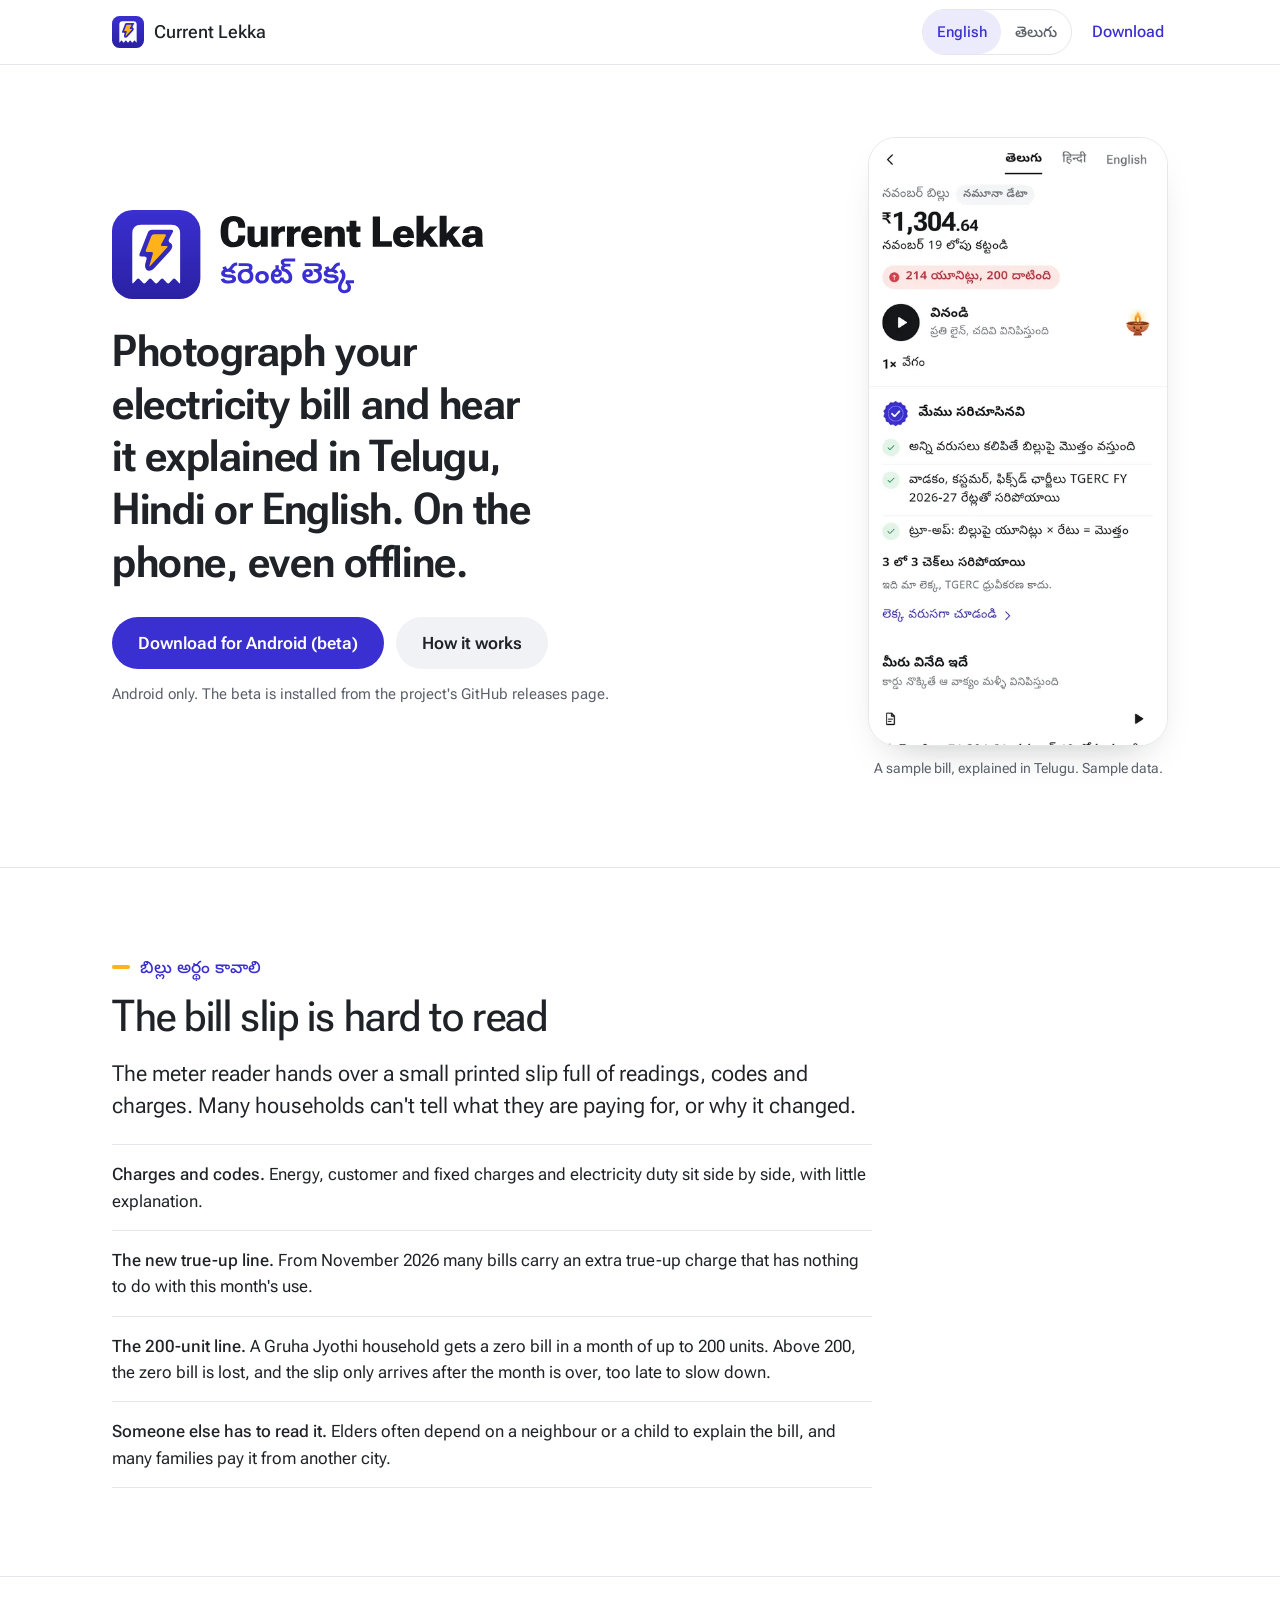
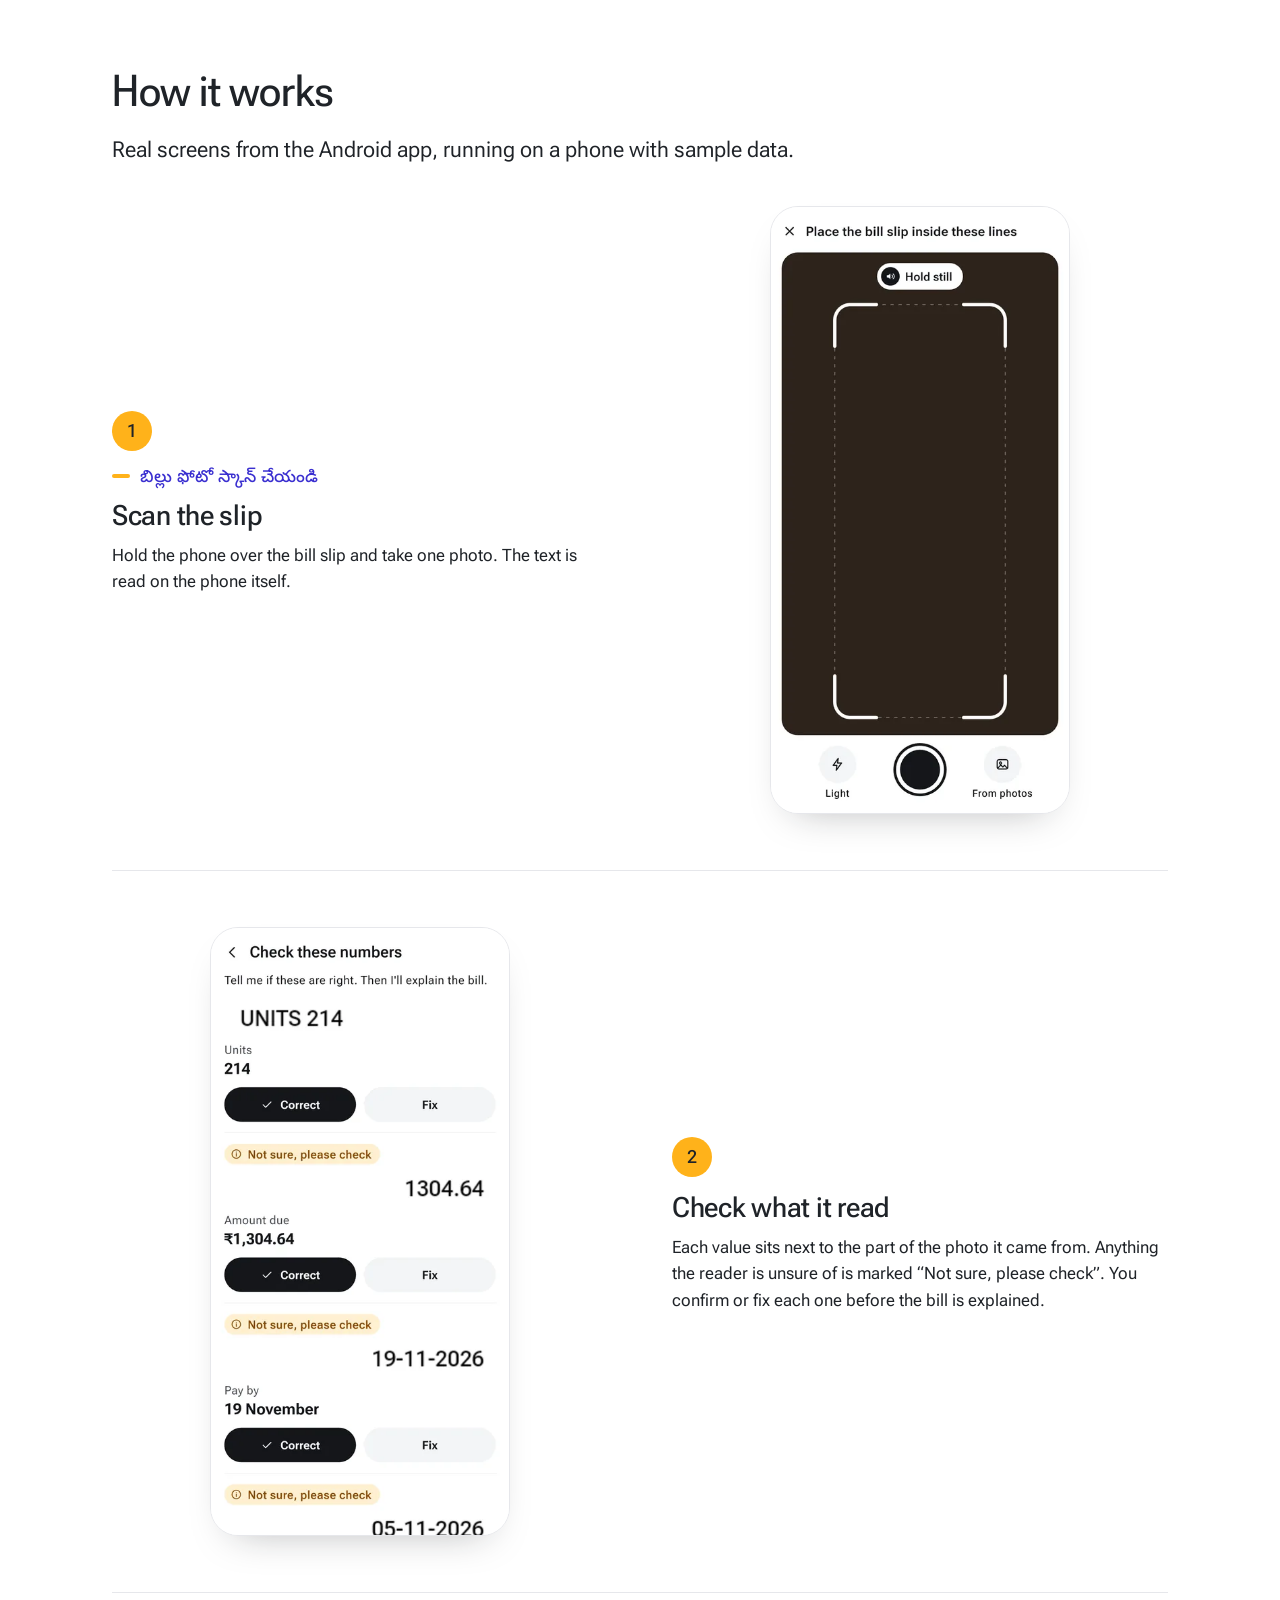
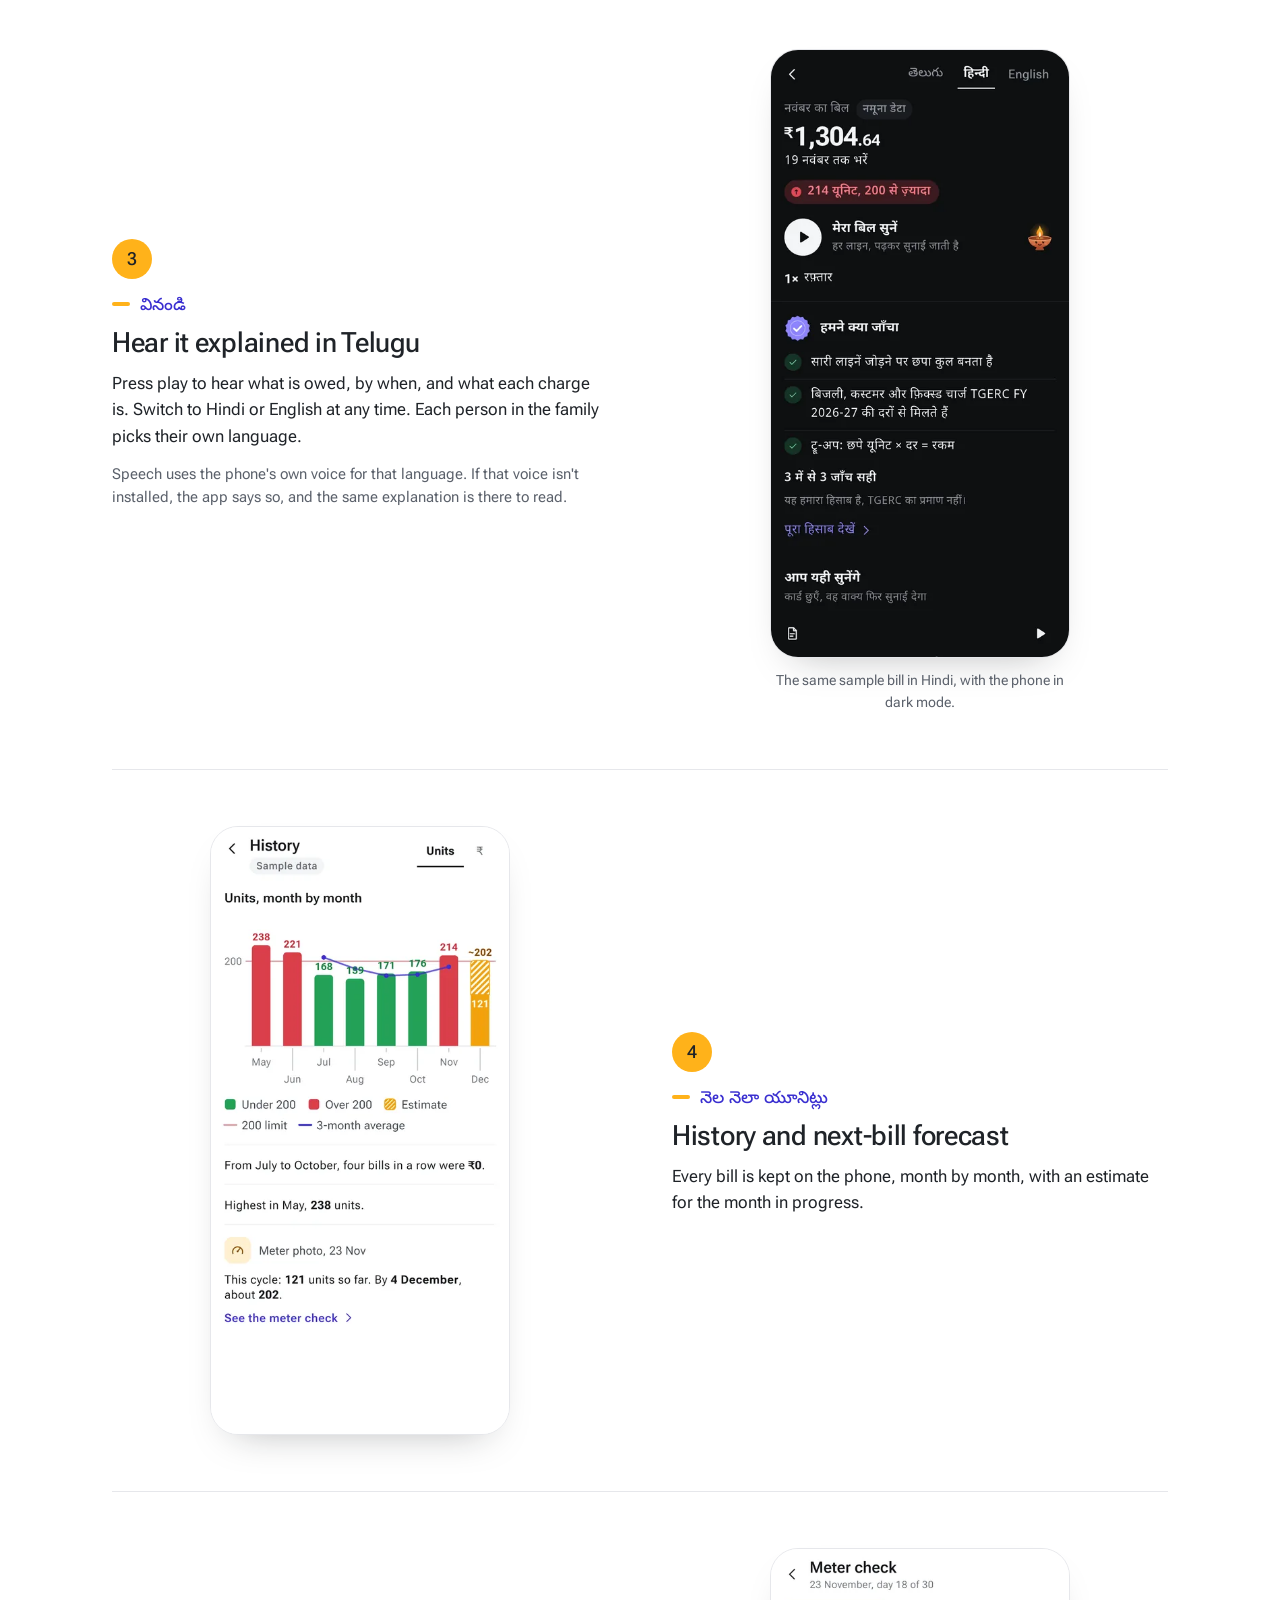
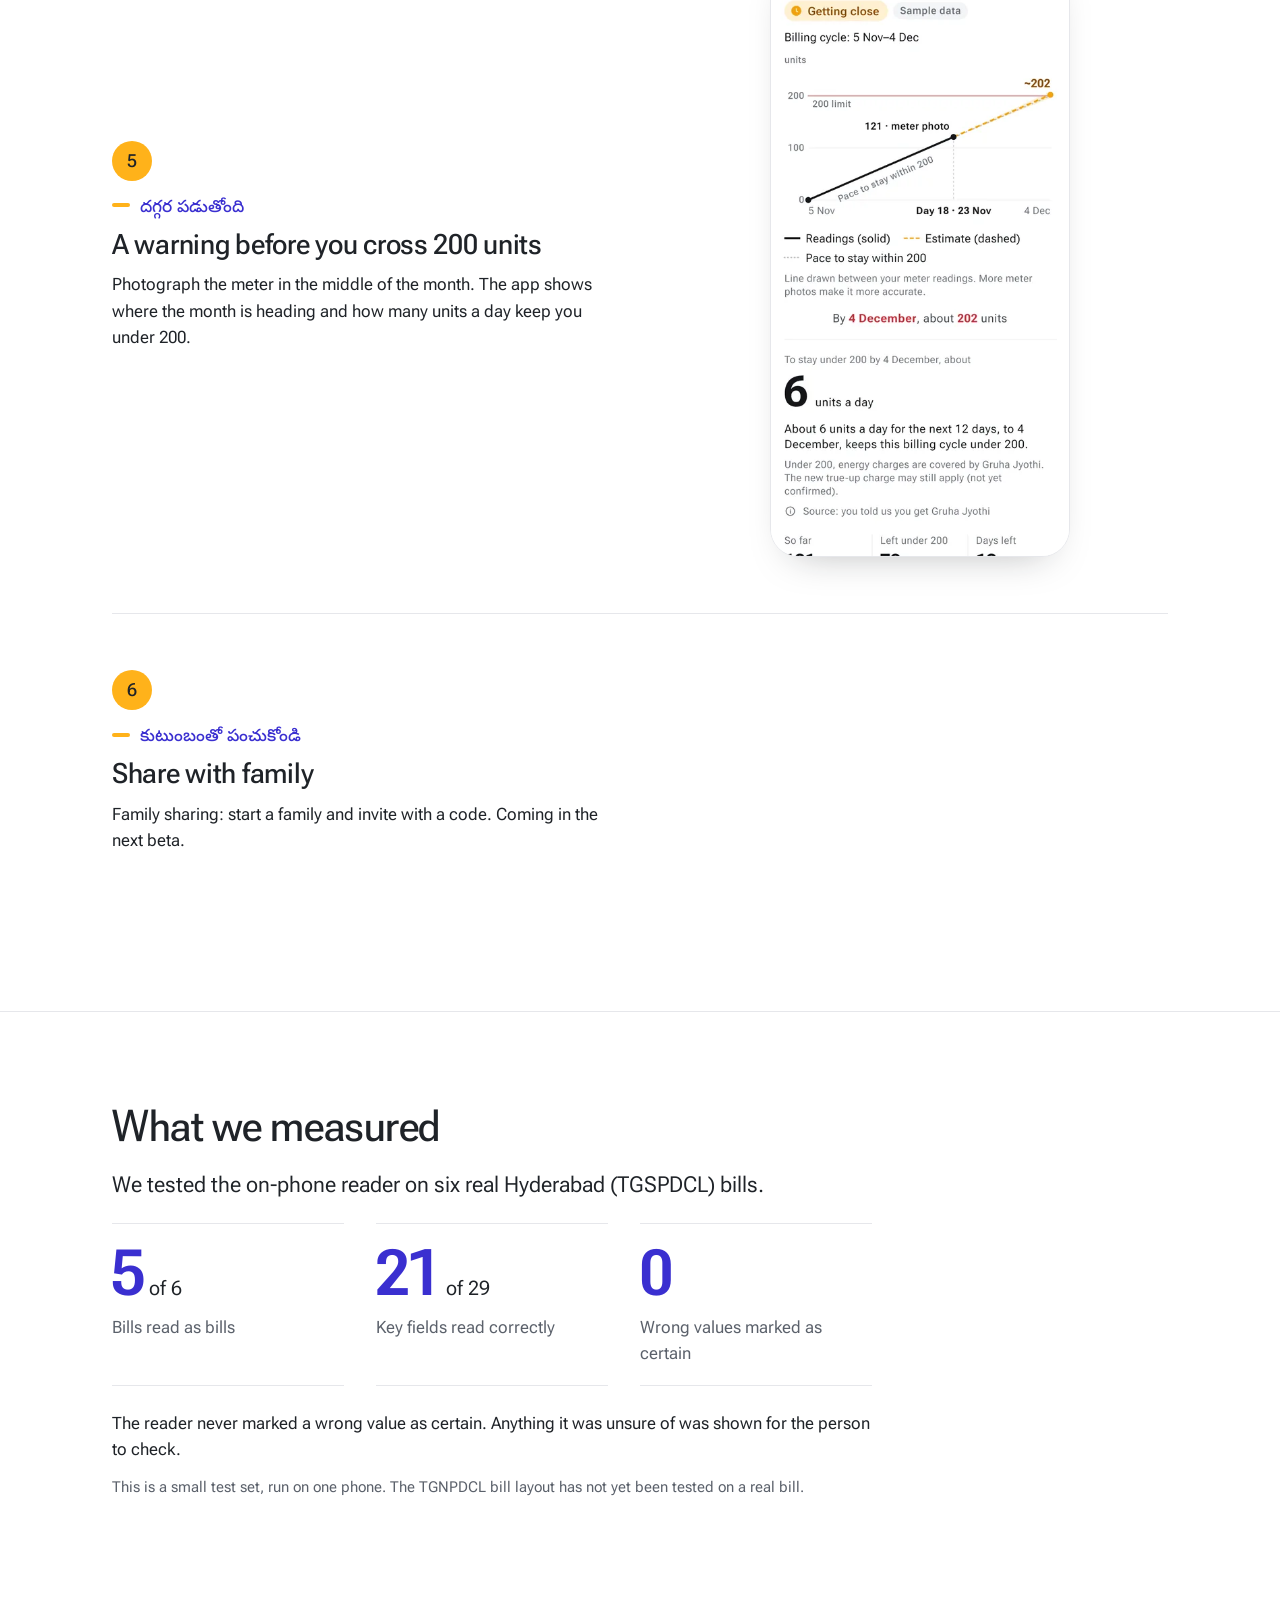
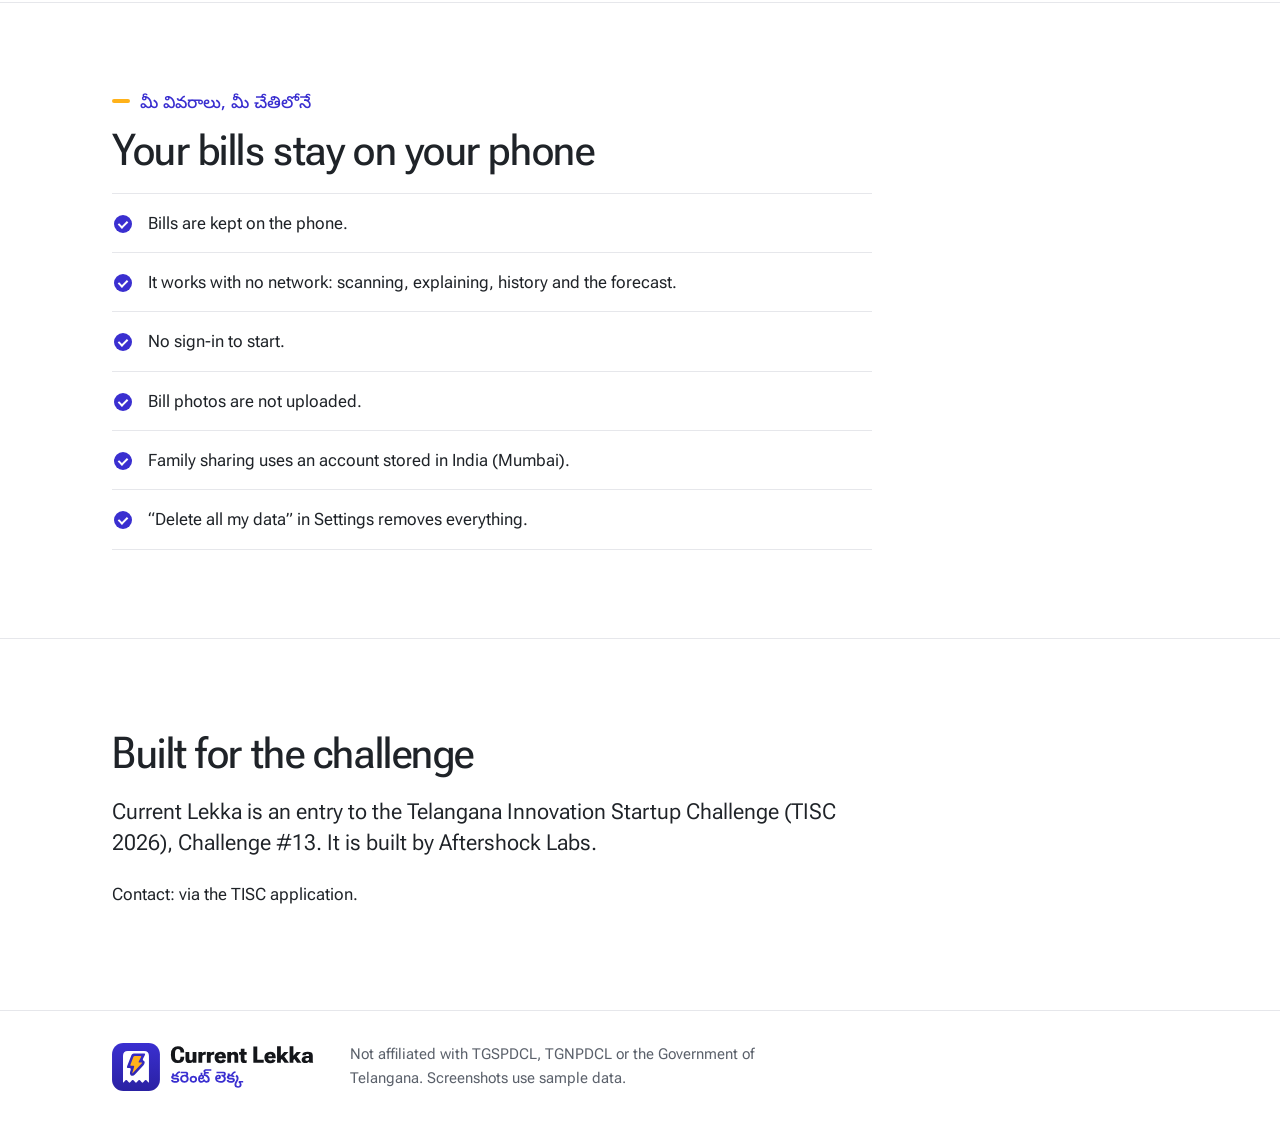
<file: index.html>
<!doctype html>
<html lang="en">
<head>
  <meta charset="utf-8">
  <meta name="viewport" content="width=device-width, initial-scale=1">
  <title>Current Lekka: your electricity bill, explained aloud</title>
  <meta name="description" content="Photograph your Telangana electricity bill and hear it explained in Telugu, Hindi or English, on the phone, even offline. Android beta.">
  <meta name="theme-color" content="#3A2FD0">

  <link rel="icon" href="assets/favicon.svg" type="image/svg+xml">
  <link rel="icon" href="assets/favicon-32.png" sizes="32x32" type="image/png">
  <link rel="apple-touch-icon" href="assets/apple-touch-icon.png">

  <link rel="alternate" hreflang="en" href="https://current-lekka.pages.dev/">
  <link rel="alternate" hreflang="te" href="https://current-lekka.pages.dev/te/">
  <link rel="alternate" hreflang="x-default" href="https://current-lekka.pages.dev/">

  <!-- Open Graph: crawlers need absolute URLs here; everything else on the page is relative. -->
  <meta property="og:type" content="website">
  <meta property="og:site_name" content="Current Lekka">
  <meta property="og:locale" content="en_IN">
  <meta property="og:locale:alternate" content="te_IN">
  <meta property="og:title" content="Current Lekka (కరెంట్ లెక్క)">
  <meta property="og:description" content="Photograph your electricity bill and hear it explained in Telugu, Hindi or English, on the phone, even offline.">
  <meta property="og:url" content="https://current-lekka.pages.dev/">
  <meta property="og:image" content="https://current-lekka.pages.dev/assets/og-image.png">
  <meta property="og:image:width" content="1200">
  <meta property="og:image:height" content="630">
  <meta property="og:image:alt" content="Current Lekka logo: a white bill slip with a saffron lightning bolt on an indigo tile, with the name in English and Telugu.">
  <meta name="twitter:card" content="summary_large_image">

  <link rel="preconnect" href="https://fonts.googleapis.com">
  <link rel="preconnect" href="https://fonts.gstatic.com" crossorigin>
  <link rel="stylesheet" href="https://fonts.googleapis.com/css2?family=Noto+Sans+Telugu:wght@400..700&family=Roboto+Flex:opsz,wght@8..144,400..800&display=swap">
  <link rel="stylesheet" href="styles.css">
</head>
<body>
  <a class="skip" href="#main">Skip to content</a>

  <header class="top">
    <div class="wrap top__inner">
      <a class="brand" href="./" aria-label="Current Lekka, home">
        <img src="assets/mark.svg" alt="" width="32" height="32">
        <span>Current Lekka</span>
      </a>
      <div class="top__actions">
        <nav class="lang-switch" aria-label="Language">
          <a href="/" lang="en" hreflang="en" aria-current="page">English</a>
          <a href="/te/" lang="te" hreflang="te">తెలుగు</a>
        </nav>
        <a class="top__link" href="https://github.com/paravastup/current-lekka-site/releases/latest">Download</a>
      </div>
    </div>
  </header>

  <main id="main">
    <!-- 1. Hero -->
    <section class="hero" aria-labelledby="hero-title">
      <div class="wrap hero__grid">
        <div class="hero__copy">
          <h1 id="hero-title" class="hero__logo">
            <img src="assets/wordmark.svg" alt="Current Lekka" width="413" height="96">
            <span class="visually-hidden" lang="te">కరెంట్ లెక్క</span>
          </h1>
          <p class="hero__promise">Photograph your electricity bill and hear it explained in Telugu, Hindi or English. On the phone, even offline.</p>
          <div class="actions">
            <a class="btn btn--primary" href="https://github.com/paravastup/current-lekka-site/releases/latest">Download for Android (beta)</a>
            <a class="btn btn--quiet" href="#how">How it works</a>
          </div>
          <p class="hero__note">Android only. The beta is installed from the project's GitHub releases page.</p>
        </div>
        <figure class="hero__shot">
          <img class="phone" src="assets/shot-listen-te.webp" width="442" height="900"
               alt="App screen in Telugu for a sample November bill marked sample data: ₹1,304.64 to pay by 19 November, 214 units, over 200, a play button to listen, and a list of the checks the app made.">
          <figcaption>A sample bill, explained in Telugu. Sample data.</figcaption>
        </figure>
      </div>
    </section>

    <!-- 2. Problem -->
    <section class="section" aria-labelledby="problem-title">
      <div class="wrap narrow">
        <p class="eyebrow" lang="te">బిల్లు అర్థం కావాలి</p>
        <h2 id="problem-title">The bill slip is hard to read</h2>
        <p class="lead">The meter reader hands over a small printed slip full of readings, codes and charges. Many households can't tell what they are paying for, or why it changed.</p>
        <ul class="lines">
          <li><strong>Charges and codes.</strong> Energy, customer and fixed charges and electricity duty sit side by side, with little explanation.</li>
          <li><strong>The new true-up line.</strong> From November 2026 many bills carry an extra true-up charge that has nothing to do with this month's use.</li>
          <li><strong>The 200-unit line.</strong> A Gruha Jyothi household gets a zero bill in a month of up to 200 units. Above 200, the zero bill is lost, and the slip only arrives after the month is over, too late to slow down.</li>
          <li><strong>Someone else has to read it.</strong> Elders often depend on a neighbour or a child to explain the bill, and many families pay it from another city.</li>
        </ul>
      </div>
    </section>

    <!-- 3. How it works -->
    <section class="section" id="how" aria-labelledby="how-title">
      <div class="wrap">
        <div class="narrow">
          <h2 id="how-title">How it works</h2>
          <p class="lead">Real screens from the Android app, running on a phone with sample data.</p>
        </div>

        <ol class="steps">
          <li class="step">
            <div class="step__text">
              <span class="step__num" aria-hidden="true">1</span>
              <p class="eyebrow" lang="te">బిల్లు ఫోటో స్కాన్ చేయండి</p>
              <h3>Scan the slip</h3>
              <p>Hold the phone over the bill slip and take one photo. The text is read on the phone itself.</p>
            </div>
            <figure class="step__shot">
              <img class="phone" src="assets/shot-scan.webp" width="442" height="900" loading="lazy"
                   alt="Camera screen with a frame and the instruction: place the bill slip inside these lines. Buttons for light, the shutter, and from photos.">
            </figure>
          </li>

          <li class="step">
            <div class="step__text">
              <span class="step__num" aria-hidden="true">2</span>
              <h3>Check what it read</h3>
              <p>Each value sits next to the part of the photo it came from. Anything the reader is unsure of is marked “Not sure, please check”. You confirm or fix each one before the bill is explained.</p>
            </div>
            <figure class="step__shot">
              <img class="phone" src="assets/shot-check.webp" width="442" height="900" loading="lazy"
                   alt="Check these numbers screen for a sample bill: units 214, amount due ₹1,304.64 and pay by 19 November, each with Correct and Fix buttons. Several values are labelled not sure, please check.">
            </figure>
          </li>

          <li class="step">
            <div class="step__text">
              <span class="step__num" aria-hidden="true">3</span>
              <p class="eyebrow" lang="te">వినండి</p>
              <h3>Hear it explained in Telugu</h3>
              <p>Press play to hear what is owed, by when, and what each charge is. Switch to Hindi or English at any time. Each person in the family picks their own language.</p>
              <p class="small">Speech uses the phone's own voice for that language. If that voice isn't installed, the app says so, and the same explanation is there to read.</p>
            </div>
            <figure class="step__shot">
              <img class="phone" src="assets/shot-listen-hi-dark.webp" width="442" height="900" loading="lazy"
                   alt="The same sample bill explained in Hindi, with the phone in dark mode: tabs for Telugu, Hindi and English, a play button to listen, and the checks the app made. Marked sample data.">
              <figcaption>The same sample bill in Hindi, with the phone in dark mode.</figcaption>
            </figure>
          </li>

          <li class="step">
            <div class="step__text">
              <span class="step__num" aria-hidden="true">4</span>
              <p class="eyebrow" lang="te">నెల నెలా యూనిట్లు</p>
              <h3>History and next-bill forecast</h3>
              <p>Every bill is kept on the phone, month by month, with an estimate for the month in progress.</p>
            </div>
            <figure class="step__shot">
              <img class="phone" src="assets/shot-history.webp" width="442" height="900" loading="lazy"
                   alt="History screen marked sample data: a bar chart of units from May to November, green under 200 and red over 200, with December shown as an estimate of about 202 units.">
            </figure>
          </li>

          <li class="step">
            <div class="step__text">
              <span class="step__num" aria-hidden="true">5</span>
              <p class="eyebrow" lang="te">దగ్గర పడుతోంది</p>
              <h3>A warning before you cross 200 units</h3>
              <p>Photograph the meter in the middle of the month. The app shows where the month is heading and how many units a day keep you under 200.</p>
            </div>
            <figure class="step__shot">
              <img class="phone" src="assets/shot-meter-check.webp" width="442" height="900" loading="lazy"
                   alt="Meter check screen marked getting close and sample data: 121 units by day 18, heading for about 202 units by 4 December. About 6 units a day keeps the cycle under 200.">
            </figure>
          </li>

          <li class="step step--text">
            <div class="step__text">
              <span class="step__num" aria-hidden="true">6</span>
              <p class="eyebrow" lang="te">కుటుంబంతో పంచుకోండి</p>
              <h3>Share with family</h3>
              <p>Family sharing: start a family and invite with a code. Coming in the next beta.</p>
            </div>
          </li>
        </ol>
      </div>
    </section>

    <!-- 4. Proof -->
    <section class="section" aria-labelledby="proof-title">
      <div class="wrap narrow">
        <h2 id="proof-title">What we measured</h2>
        <p class="lead">We tested the on-phone reader on six real Hyderabad (TGSPDCL) bills.</p>
        <dl class="stats">
          <div class="stat">
            <dt>Bills read as bills</dt>
            <dd><span class="stat__num">5</span> of 6</dd>
          </div>
          <div class="stat">
            <dt>Key fields read correctly</dt>
            <dd><span class="stat__num">21</span> of 29</dd>
          </div>
          <div class="stat">
            <dt>Wrong values marked as certain</dt>
            <dd><span class="stat__num">0</span></dd>
          </div>
        </dl>
        <p>The reader never marked a wrong value as certain. Anything it was unsure of was shown for the person to check.</p>
        <p class="small">This is a small test set, run on one phone. The TGNPDCL bill layout has not yet been tested on a real bill.</p>
      </div>
    </section>

    <!-- 5. Privacy -->
    <section class="section" aria-labelledby="privacy-title">
      <div class="wrap narrow">
        <p class="eyebrow" lang="te">మీ వివరాలు, మీ చేతిలోనే</p>
        <h2 id="privacy-title">Your bills stay on your phone</h2>
        <ul class="lines lines--check">
          <li>Bills are kept on the phone.</li>
          <li>It works with no network: scanning, explaining, history and the forecast.</li>
          <li>No sign-in to start.</li>
          <li>Bill photos are not uploaded.</li>
          <li>Family sharing uses an account stored in India (Mumbai).</li>
          <li>“Delete all my data” in Settings removes everything.</li>
        </ul>
      </div>
    </section>

    <!-- 6. Built for the challenge -->
    <section class="section section--last" aria-labelledby="built-title">
      <div class="wrap narrow">
        <h2 id="built-title">Built for the challenge</h2>
        <p class="lead">Current Lekka is an entry to the Telangana Innovation Startup Challenge (TISC 2026), Challenge #13. It is built by Aftershock Labs.</p>
        <p>Contact: via the TISC application.</p>
      </div>
    </section>
  </main>

  <footer class="foot">
    <div class="wrap foot__inner">
      <img src="assets/wordmark.svg" alt="Current Lekka" width="206" height="48" loading="lazy">
      <p>Not affiliated with TGSPDCL, TGNPDCL or the Government of Telangana. Screenshots use sample data.</p>
    </div>
  </footer>
</body>
</html>
</file>
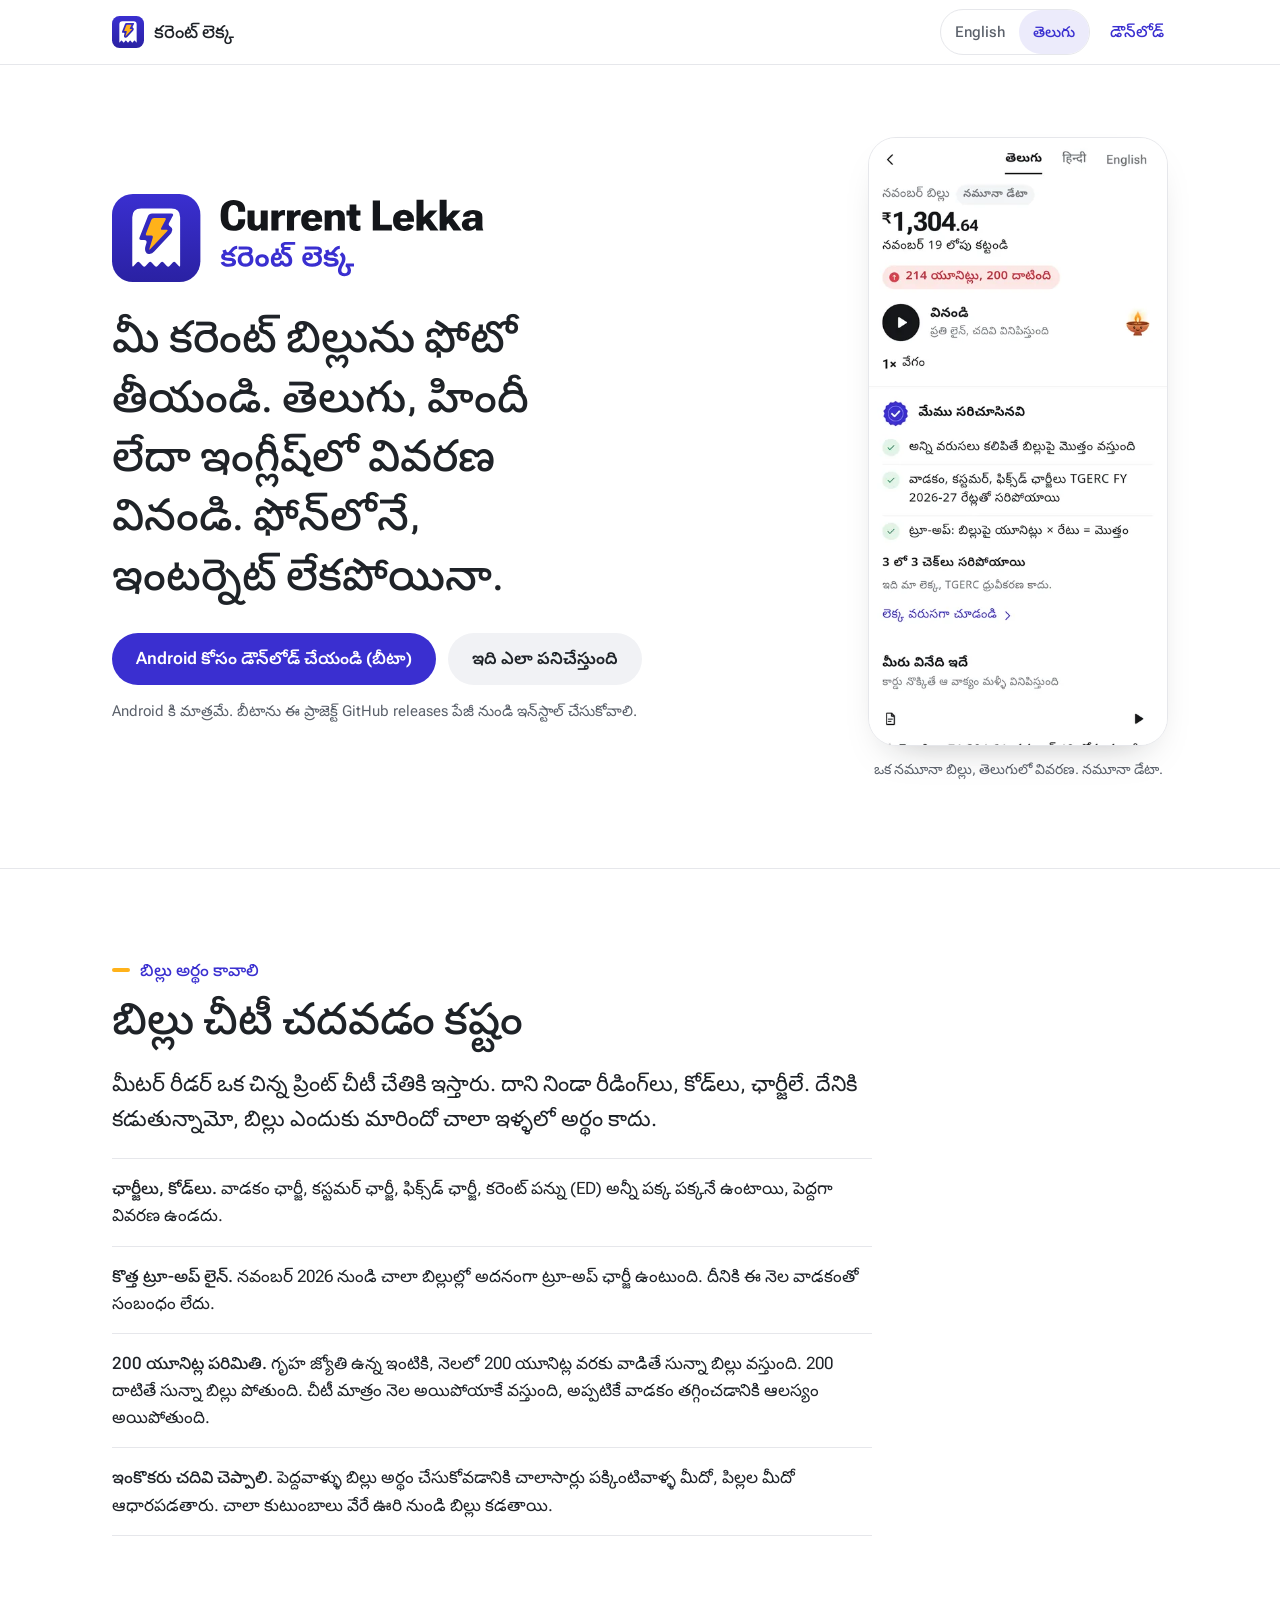
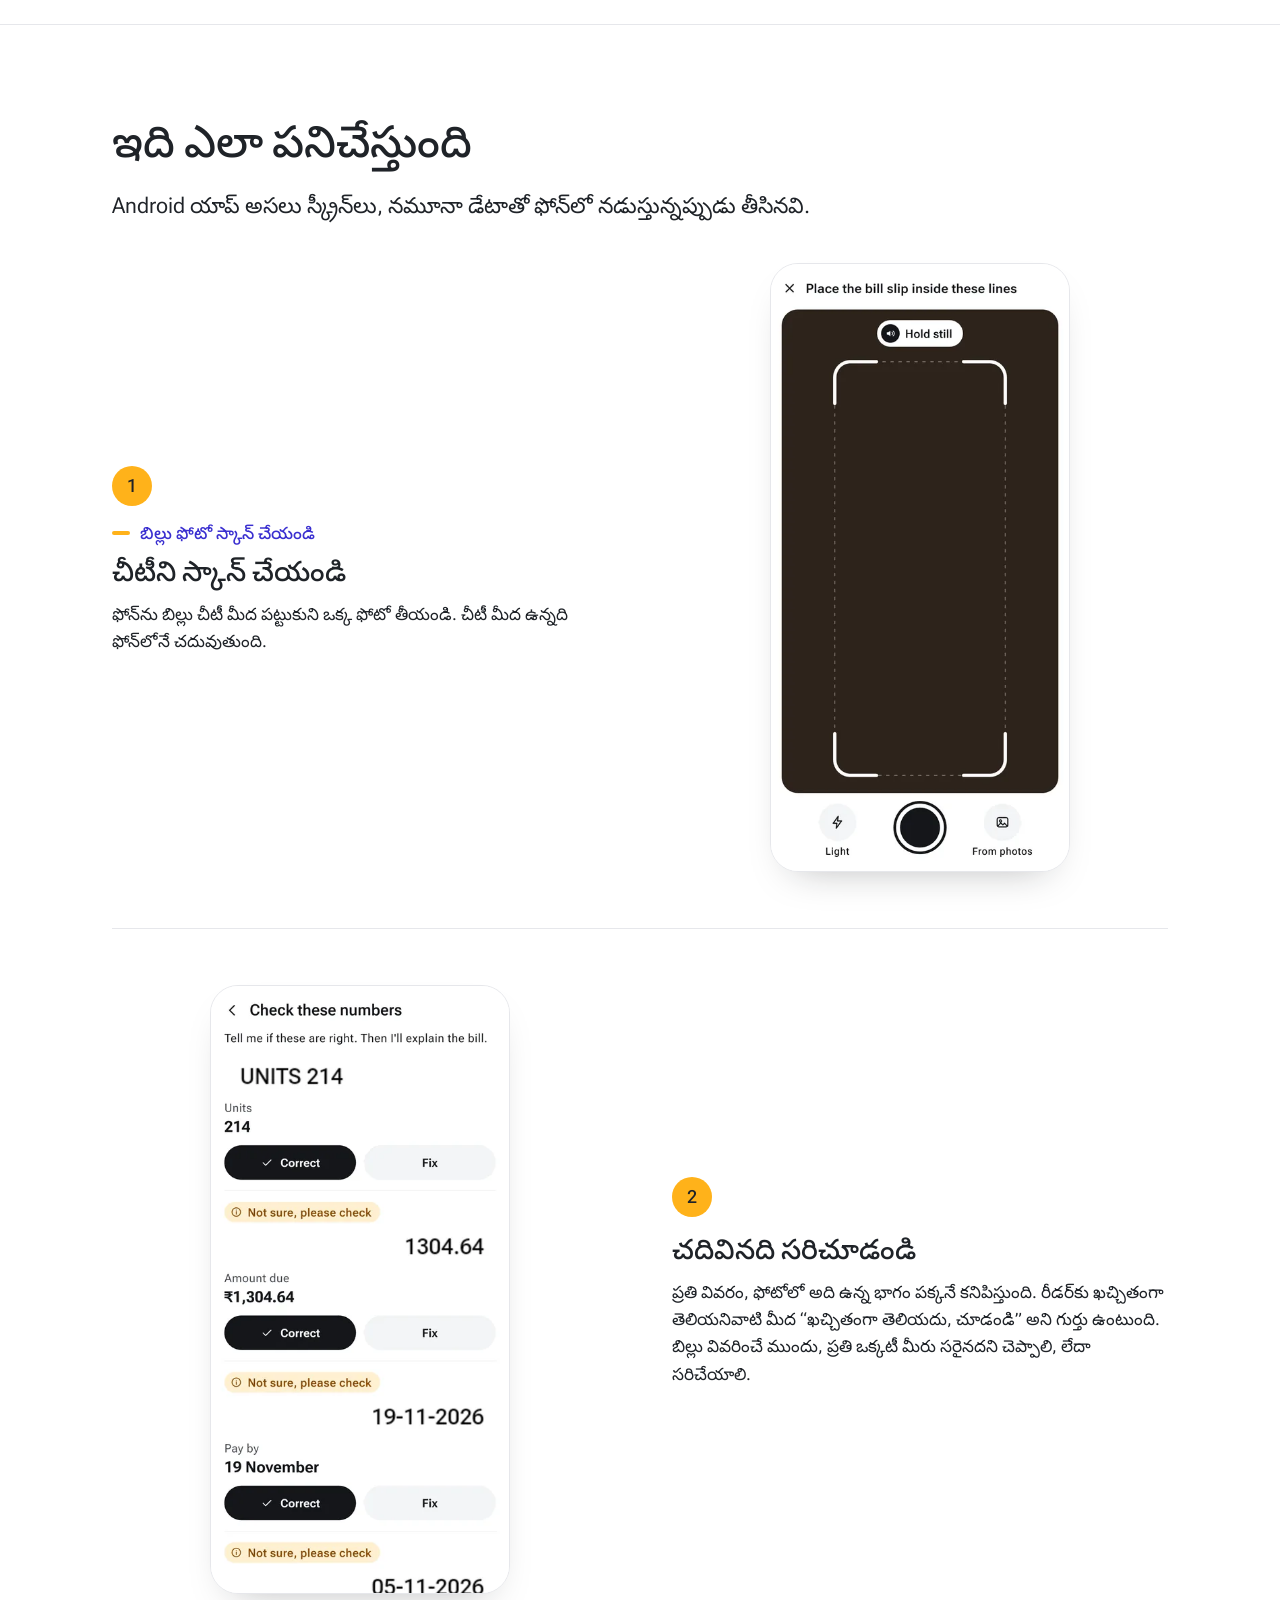
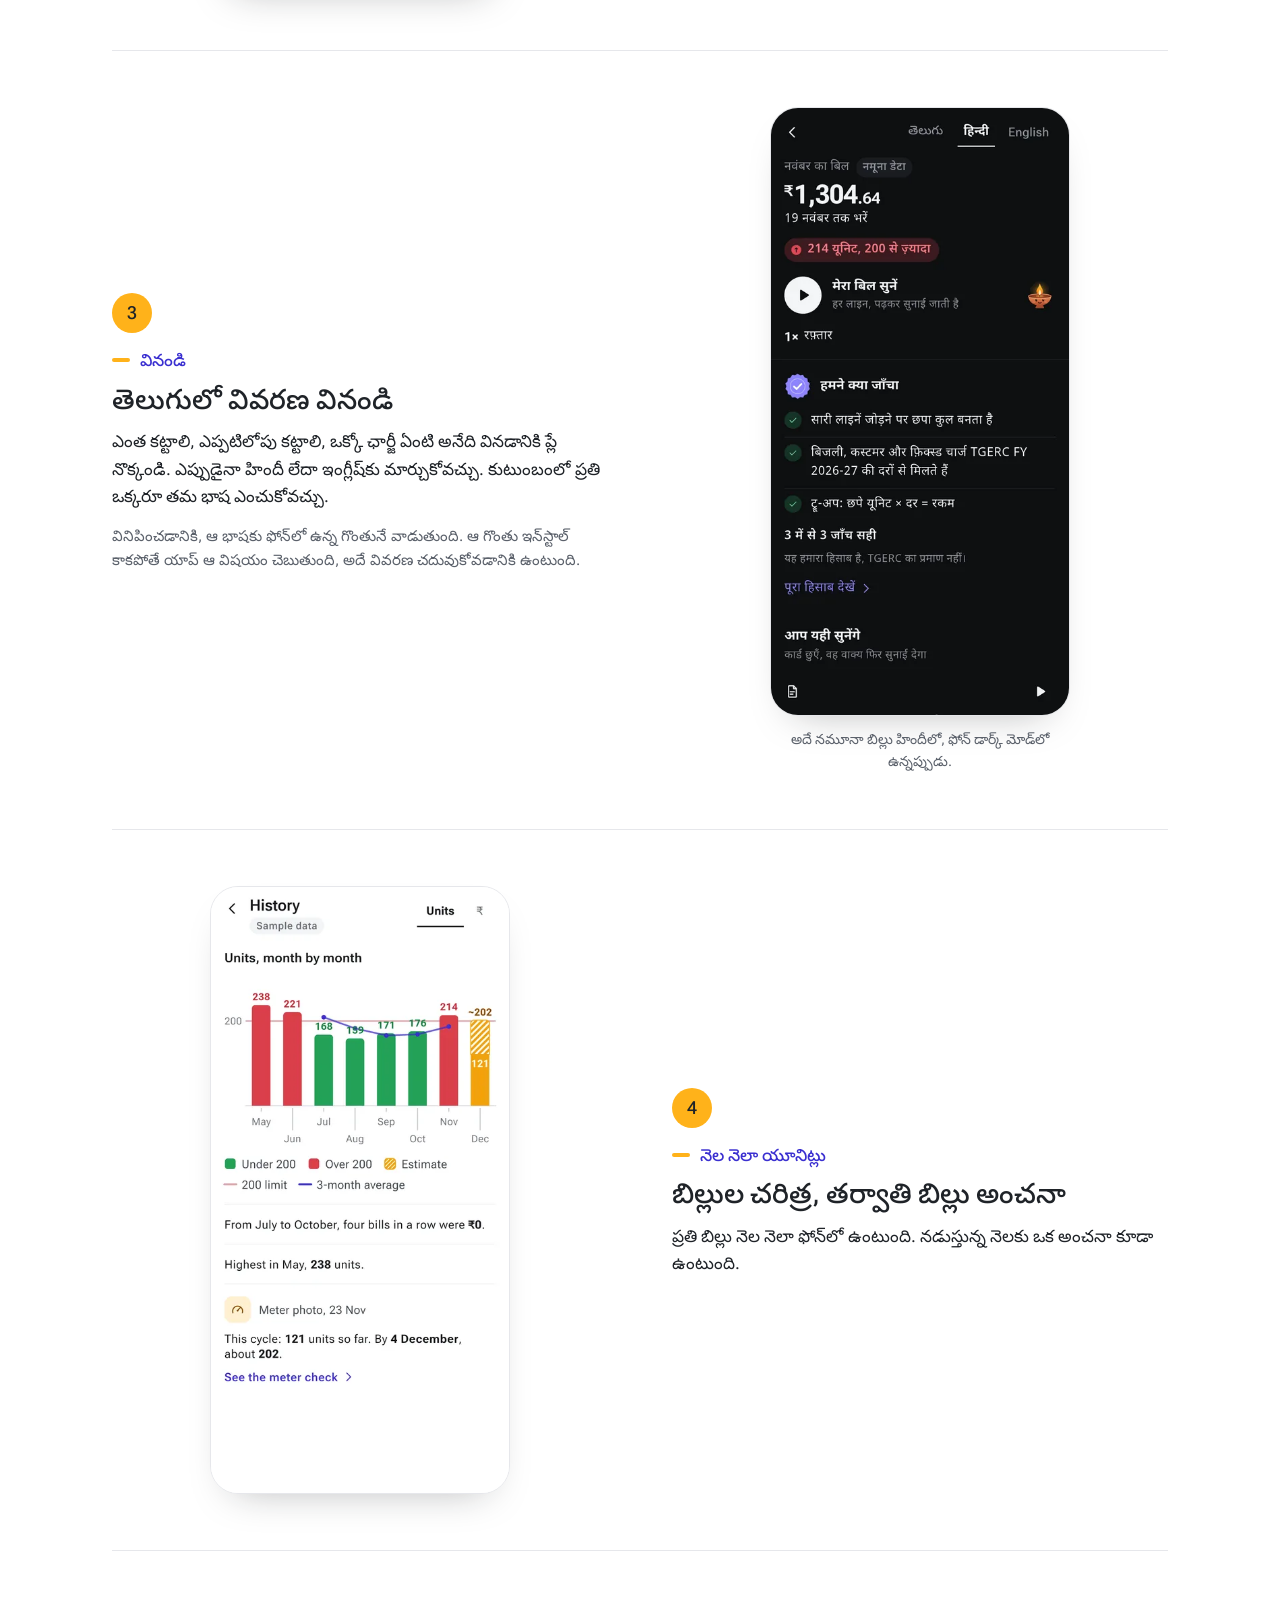
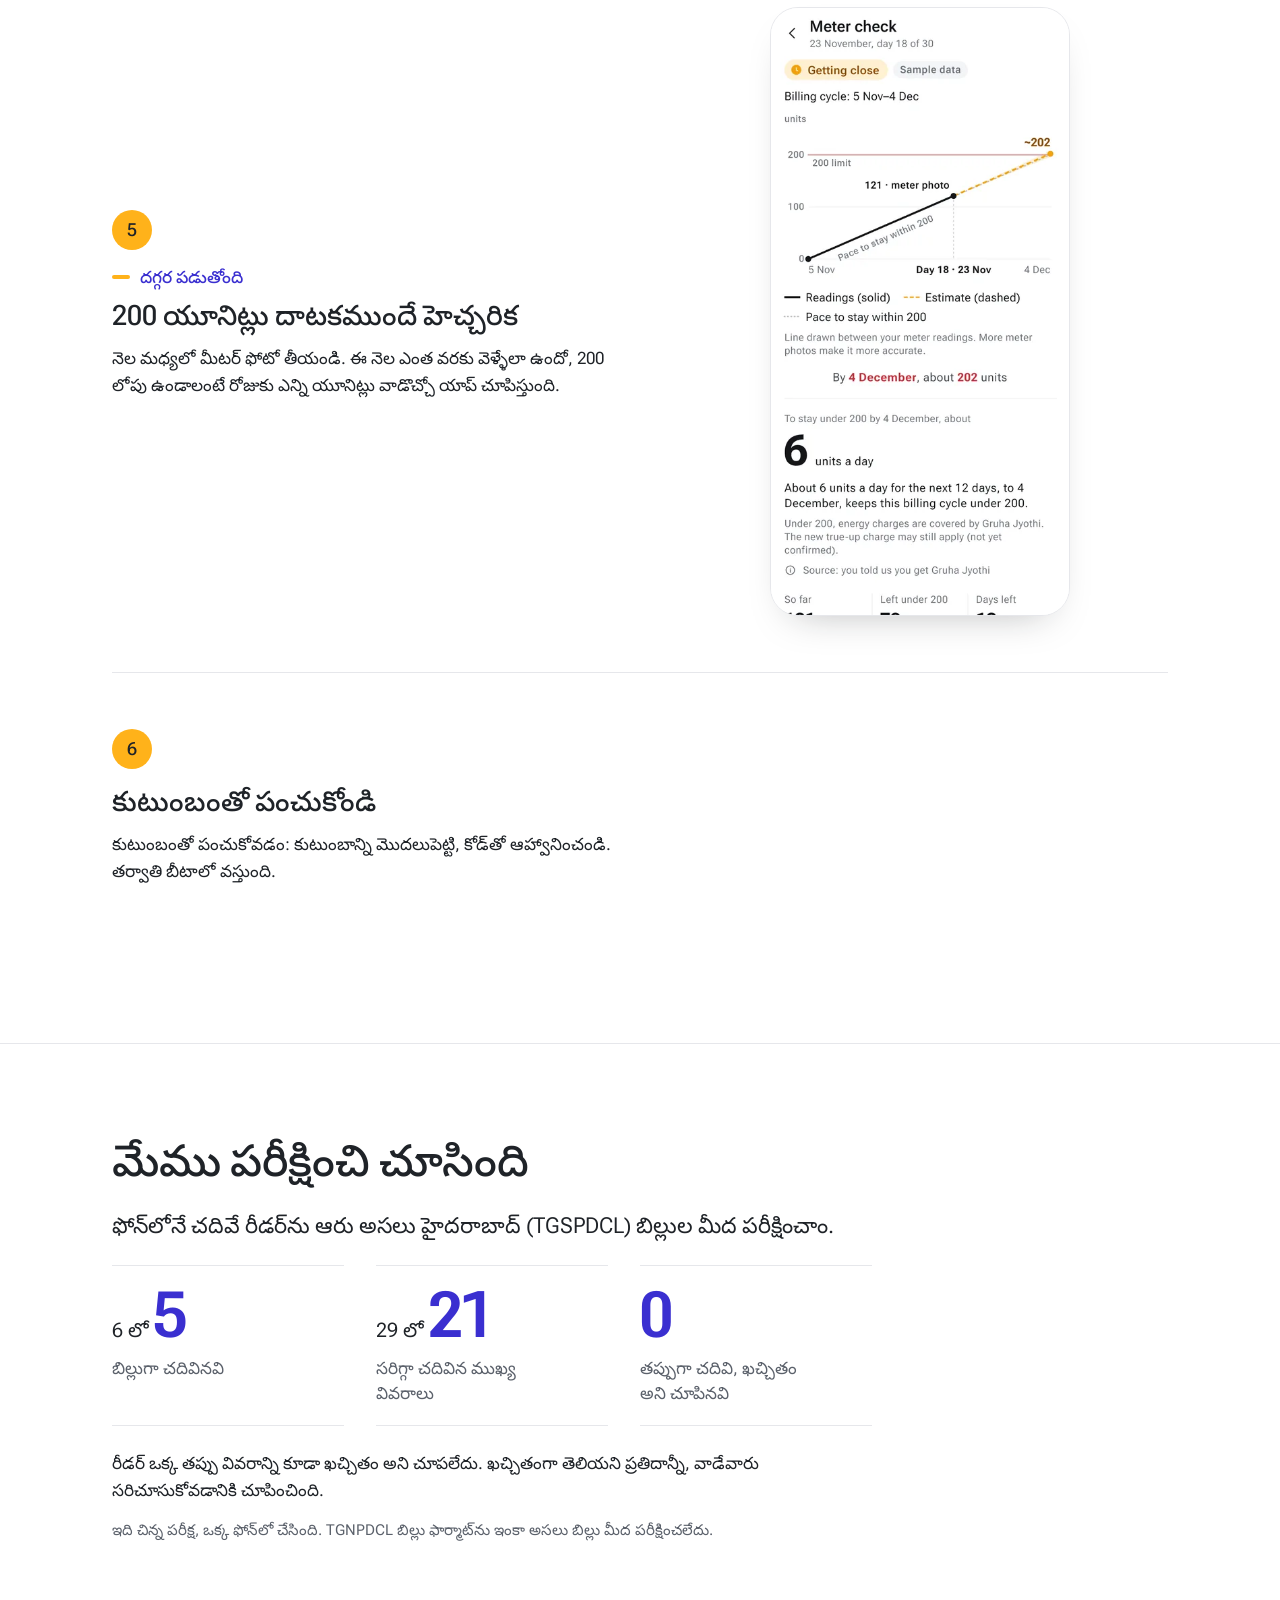
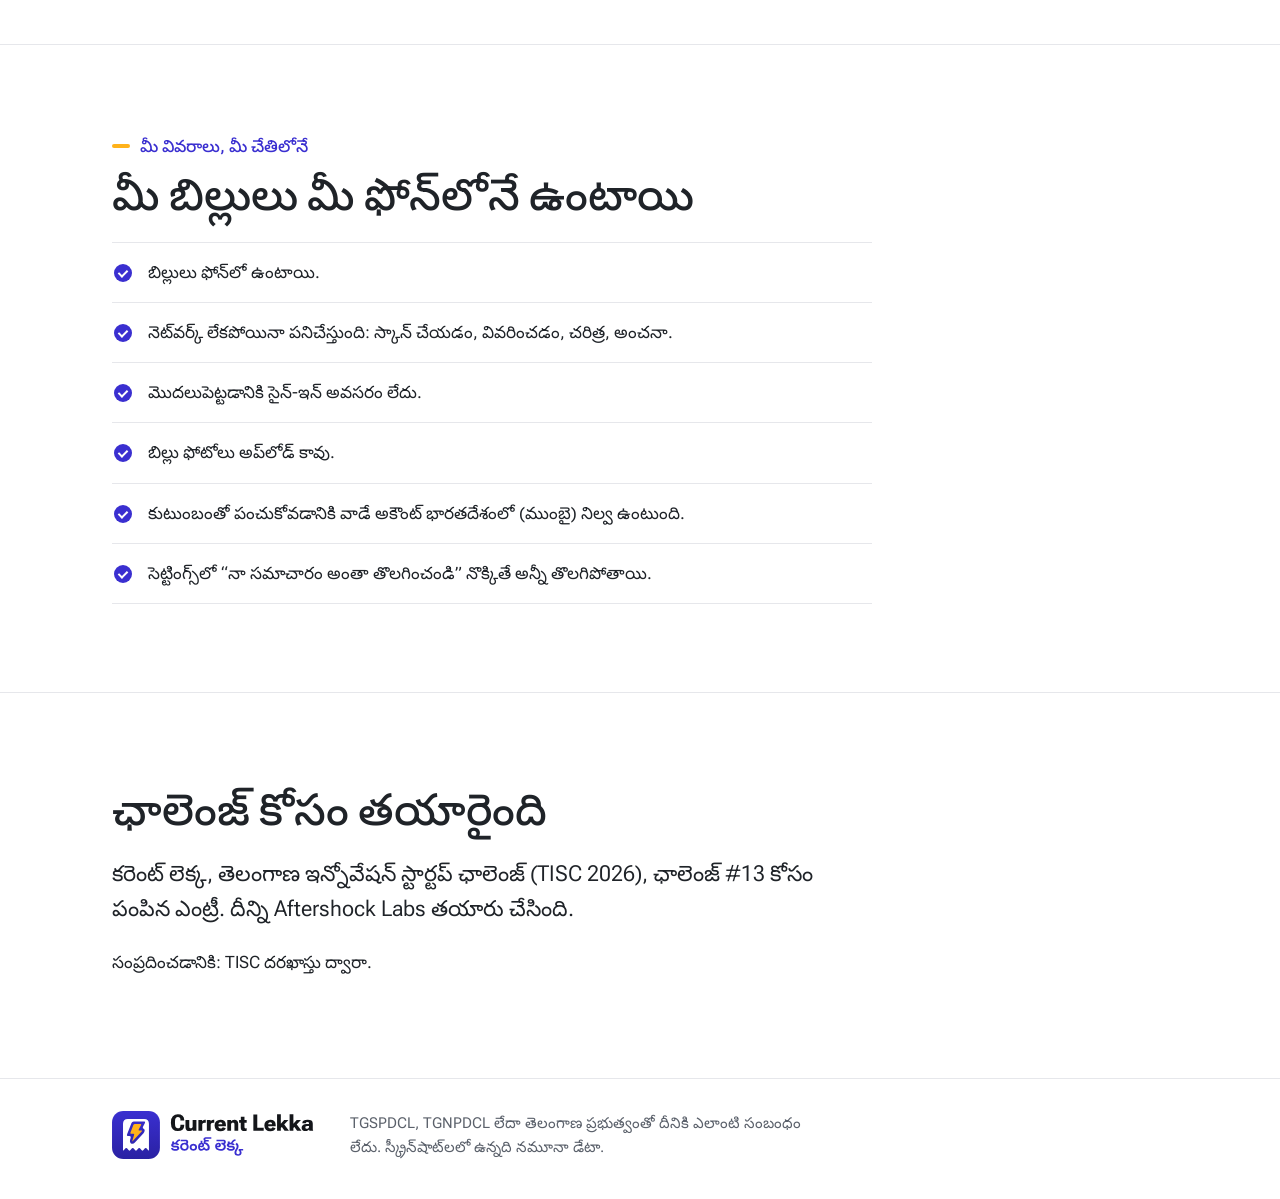
<file: te/index.html>
<!doctype html>
<html lang="te">
<head>
  <meta charset="utf-8">
  <meta name="viewport" content="width=device-width, initial-scale=1">
  <title>కరెంట్ లెక్క: మీ కరెంట్ బిల్లు, వివరించి వినిపిస్తుంది</title>
  <meta name="description" content="మీ తెలంగాణ కరెంట్ బిల్లును ఫోటో తీయండి, తెలుగు, హిందీ లేదా ఇంగ్లీష్‌లో వివరణ వినండి. ఫోన్‌లోనే, ఇంటర్నెట్ లేకపోయినా. Android బీటా.">
  <meta name="theme-color" content="#3A2FD0">

  <link rel="icon" href="../assets/favicon.svg" type="image/svg+xml">
  <link rel="icon" href="../assets/favicon-32.png" sizes="32x32" type="image/png">
  <link rel="apple-touch-icon" href="../assets/apple-touch-icon.png">

  <link rel="alternate" hreflang="en" href="https://current-lekka.pages.dev/">
  <link rel="alternate" hreflang="te" href="https://current-lekka.pages.dev/te/">
  <link rel="alternate" hreflang="x-default" href="https://current-lekka.pages.dev/">

  <!-- Open Graph: crawlers need absolute URLs here; everything else on the page is relative. -->
  <meta property="og:type" content="website">
  <meta property="og:site_name" content="Current Lekka">
  <meta property="og:locale" content="te_IN">
  <meta property="og:locale:alternate" content="en_IN">
  <meta property="og:title" content="కరెంట్ లెక్క (Current Lekka)">
  <meta property="og:description" content="మీ కరెంట్ బిల్లును ఫోటో తీయండి, తెలుగు, హిందీ లేదా ఇంగ్లీష్‌లో వివరణ వినండి. ఫోన్‌లోనే, ఇంటర్నెట్ లేకపోయినా.">
  <meta property="og:url" content="https://current-lekka.pages.dev/te/">
  <meta property="og:image" content="https://current-lekka.pages.dev/assets/og-image.png">
  <meta property="og:image:width" content="1200">
  <meta property="og:image:height" content="630">
  <meta property="og:image:alt" content="కరెంట్ లెక్క లోగో: ఇండిగో రంగు చతురస్రం మీద, కాషాయ రంగు మెరుపు గుర్తు ఉన్న తెల్లని బిల్లు చీటీ, ఇంగ్లీష్, తెలుగులో పేరుతో.">
  <meta name="twitter:card" content="summary_large_image">

  <link rel="preconnect" href="https://fonts.googleapis.com">
  <link rel="preconnect" href="https://fonts.gstatic.com" crossorigin>
  <link rel="stylesheet" href="https://fonts.googleapis.com/css2?family=Noto+Sans+Telugu:wght@400..700&family=Roboto+Flex:opsz,wght@8..144,400..800&display=swap">
  <link rel="stylesheet" href="../styles.css">
</head>
<body>
  <a class="skip" href="#main">ముఖ్య భాగానికి వెళ్ళండి</a>

  <header class="top">
    <div class="wrap top__inner">
      <a class="brand" href="./" aria-label="కరెంట్ లెక్క, మొదటి పేజీ">
        <img src="../assets/mark.svg" alt="" width="32" height="32">
        <span>కరెంట్ లెక్క</span>
      </a>
      <div class="top__actions">
        <nav class="lang-switch" aria-label="భాష">
          <a href="/" lang="en" hreflang="en">English</a>
          <a href="/te/" lang="te" hreflang="te" aria-current="page">తెలుగు</a>
        </nav>
        <a class="top__link" href="https://github.com/paravastup/current-lekka-site/releases/latest">డౌన్‌లోడ్</a>
      </div>
    </div>
  </header>

  <main id="main">
    <!-- 1. Hero -->
    <section class="hero" aria-labelledby="hero-title">
      <div class="wrap hero__grid">
        <div class="hero__copy">
          <h1 id="hero-title" class="hero__logo">
            <img src="../assets/wordmark.svg" alt="Current Lekka" lang="en" width="413" height="96">
            <span class="visually-hidden">కరెంట్ లెక్క</span>
          </h1>
          <p class="hero__promise">మీ కరెంట్ బిల్లును ఫోటో తీయండి. తెలుగు, హిందీ లేదా ఇంగ్లీష్‌లో వివరణ వినండి. ఫోన్‌లోనే, ఇంటర్నెట్ లేకపోయినా.</p>
          <div class="actions">
            <a class="btn btn--primary" href="https://github.com/paravastup/current-lekka-site/releases/latest">Android కోసం డౌన్‌లోడ్ చేయండి (బీటా)</a>
            <a class="btn btn--quiet" href="#how">ఇది ఎలా పనిచేస్తుంది</a>
          </div>
          <p class="hero__note">Android కి మాత్రమే. బీటాను ఈ ప్రాజెక్ట్ GitHub releases పేజీ నుండి ఇన్‌స్టాల్ చేసుకోవాలి.</p>
        </div>
        <figure class="hero__shot">
          <img class="phone" src="../assets/shot-listen-te.webp" width="442" height="900"
               alt="నమూనా నవంబర్ బిల్లుకు తెలుగులో యాప్ స్క్రీన్, నమూనా డేటా అని గుర్తు ఉంది: 19 నవంబర్ లోపు కట్టాల్సిన ₹1,304.64, 214 యూనిట్లు, 200 దాటింది, వినడానికి ప్లే బటన్, యాప్ సరిచూసిన వాటి జాబితా.">
          <figcaption>ఒక నమూనా బిల్లు, తెలుగులో వివరణ. నమూనా డేటా.</figcaption>
        </figure>
      </div>
    </section>

    <!-- 2. Problem -->
    <section class="section" aria-labelledby="problem-title">
      <div class="wrap narrow">
        <p class="eyebrow">బిల్లు అర్థం కావాలి</p>
        <h2 id="problem-title">బిల్లు చీటీ చదవడం కష్టం</h2>
        <p class="lead">మీటర్ రీడర్ ఒక చిన్న ప్రింట్ చీటీ చేతికి ఇస్తారు. దాని నిండా రీడింగ్‌లు, కోడ్‌లు, ఛార్జీలే. దేనికి కడుతున్నామో, బిల్లు ఎందుకు మారిందో చాలా ఇళ్ళలో అర్థం కాదు.</p>
        <ul class="lines">
          <li><strong>ఛార్జీలు, కోడ్‌లు.</strong> వాడకం ఛార్జీ, కస్టమర్ ఛార్జీ, ఫిక్స్‌డ్ ఛార్జీ, కరెంట్ పన్ను (ED) అన్నీ పక్క పక్కనే ఉంటాయి, పెద్దగా వివరణ ఉండదు.</li>
          <li><strong>కొత్త ట్రూ-అప్ లైన్.</strong> నవంబర్ 2026 నుండి చాలా బిల్లుల్లో అదనంగా ట్రూ-అప్ ఛార్జీ ఉంటుంది. దీనికి ఈ నెల వాడకంతో సంబంధం లేదు.</li>
          <li><strong>200 యూనిట్ల పరిమితి.</strong> గృహ జ్యోతి ఉన్న ఇంటికి, నెలలో 200 యూనిట్ల వరకు వాడితే సున్నా బిల్లు వస్తుంది. 200 దాటితే సున్నా బిల్లు పోతుంది. చీటీ మాత్రం నెల అయిపోయాకే వస్తుంది, అప్పటికే వాడకం తగ్గించడానికి ఆలస్యం అయిపోతుంది.</li>
          <li><strong>ఇంకొకరు చదివి చెప్పాలి.</strong> పెద్దవాళ్ళు బిల్లు అర్థం చేసుకోవడానికి చాలాసార్లు పక్కింటివాళ్ళ మీదో, పిల్లల మీదో ఆధారపడతారు. చాలా కుటుంబాలు వేరే ఊరి నుండి బిల్లు కడతాయి.</li>
        </ul>
      </div>
    </section>

    <!-- 3. How it works -->
    <section class="section" id="how" aria-labelledby="how-title">
      <div class="wrap">
        <div class="narrow">
          <h2 id="how-title">ఇది ఎలా పనిచేస్తుంది</h2>
          <p class="lead">Android యాప్ అసలు స్క్రీన్‌లు, నమూనా డేటాతో ఫోన్‌లో నడుస్తున్నప్పుడు తీసినవి.</p>
        </div>

        <ol class="steps">
          <li class="step">
            <div class="step__text">
              <span class="step__num" aria-hidden="true">1</span>
              <p class="eyebrow">బిల్లు ఫోటో స్కాన్ చేయండి</p>
              <h3>చీటీని స్కాన్ చేయండి</h3>
              <p>ఫోన్‌ను బిల్లు చీటీ మీద పట్టుకుని ఒక్క ఫోటో తీయండి. చీటీ మీద ఉన్నది ఫోన్‌లోనే చదువుతుంది.</p>
            </div>
            <figure class="step__shot">
              <img class="phone" src="../assets/shot-scan.webp" width="442" height="900" loading="lazy"
                   alt="ఇంగ్లీష్‌లో ఉన్న కెమెరా స్క్రీన్: ఒక ఫ్రేమ్, బిల్లు చీటీని ఈ గీతల లోపల పెట్టండి అనే సూచన. వెలుతురు, ఫోటో తీసే బటన్, ఫోటోల నుండి అనే బటన్లు.">
            </figure>
          </li>

          <li class="step">
            <div class="step__text">
              <span class="step__num" aria-hidden="true">2</span>
              <h3>చదివినది సరిచూడండి</h3>
              <p>ప్రతి వివరం, ఫోటోలో అది ఉన్న భాగం పక్కనే కనిపిస్తుంది. రీడర్‌కు ఖచ్చితంగా తెలియనివాటి మీద “ఖచ్చితంగా తెలియదు, చూడండి” అని గుర్తు ఉంటుంది. బిల్లు వివరించే ముందు, ప్రతి ఒక్కటీ మీరు సరైనదని చెప్పాలి, లేదా సరిచేయాలి.</p>
            </div>
            <figure class="step__shot">
              <img class="phone" src="../assets/shot-check.webp" width="442" height="900" loading="lazy"
                   alt="ఇంగ్లీష్‌లో ఉన్న ఈ సంఖ్యలు సరిచూడండి స్క్రీన్, ఒక నమూనా బిల్లుకు: యూనిట్లు 214, కట్టాల్సిన మొత్తం ₹1,304.64, కట్టాల్సిన తేదీ 19 నవంబర్, ప్రతి దానికి సరైనది, సరిచేయండి బటన్లు. కొన్ని వివరాలకు ఖచ్చితంగా తెలియదు, చూడండి అని గుర్తు ఉంది.">
            </figure>
          </li>

          <li class="step">
            <div class="step__text">
              <span class="step__num" aria-hidden="true">3</span>
              <p class="eyebrow">వినండి</p>
              <h3>తెలుగులో వివరణ వినండి</h3>
              <p>ఎంత కట్టాలి, ఎప్పటిలోపు కట్టాలి, ఒక్కో ఛార్జీ ఏంటి అనేది వినడానికి ప్లే నొక్కండి. ఎప్పుడైనా హిందీ లేదా ఇంగ్లీష్‌కు మార్చుకోవచ్చు. కుటుంబంలో ప్రతి ఒక్కరూ తమ భాష ఎంచుకోవచ్చు.</p>
              <p class="small">వినిపించడానికి, ఆ భాషకు ఫోన్‌లో ఉన్న గొంతునే వాడుతుంది. ఆ గొంతు ఇన్‌స్టాల్ కాకపోతే యాప్ ఆ విషయం చెబుతుంది, అదే వివరణ చదువుకోవడానికి ఉంటుంది.</p>
            </div>
            <figure class="step__shot">
              <img class="phone" src="../assets/shot-listen-hi-dark.webp" width="442" height="900" loading="lazy"
                   alt="అదే నమూనా బిల్లు హిందీలో వివరణ, ఫోన్ డార్క్ మోడ్‌లో: తెలుగు, హిందీ, ఇంగ్లీష్ ట్యాబ్‌లు, వినడానికి ప్లే బటన్, యాప్ సరిచూసినవి. నమూనా డేటా అని గుర్తు ఉంది.">
              <figcaption>అదే నమూనా బిల్లు హిందీలో, ఫోన్ డార్క్ మోడ్‌లో ఉన్నప్పుడు.</figcaption>
            </figure>
          </li>

          <li class="step">
            <div class="step__text">
              <span class="step__num" aria-hidden="true">4</span>
              <p class="eyebrow">నెల నెలా యూనిట్లు</p>
              <h3>బిల్లుల చరిత్ర, తర్వాతి బిల్లు అంచనా</h3>
              <p>ప్రతి బిల్లు నెల నెలా ఫోన్‌లో ఉంటుంది. నడుస్తున్న నెలకు ఒక అంచనా కూడా ఉంటుంది.</p>
            </div>
            <figure class="step__shot">
              <img class="phone" src="../assets/shot-history.webp" width="442" height="900" loading="lazy"
                   alt="ఇంగ్లీష్‌లో ఉన్న చరిత్ర స్క్రీన్, నమూనా డేటా అని గుర్తు ఉంది: మే నుండి నవంబర్ వరకు యూనిట్ల బార్ చార్ట్, 200 లోపు ఆకుపచ్చ, 200 దాటితే ఎరుపు. డిసెంబర్ సుమారు 202 యూనిట్ల అంచనాగా చూపించింది.">
            </figure>
          </li>

          <li class="step">
            <div class="step__text">
              <span class="step__num" aria-hidden="true">5</span>
              <p class="eyebrow">దగ్గర పడుతోంది</p>
              <h3>200 యూనిట్లు దాటకముందే హెచ్చరిక</h3>
              <p>నెల మధ్యలో మీటర్ ఫోటో తీయండి. ఈ నెల ఎంత వరకు వెళ్ళేలా ఉందో, 200 లోపు ఉండాలంటే రోజుకు ఎన్ని యూనిట్లు వాడొచ్చో యాప్ చూపిస్తుంది.</p>
            </div>
            <figure class="step__shot">
              <img class="phone" src="../assets/shot-meter-check.webp" width="442" height="900" loading="lazy"
                   alt="ఇంగ్లీష్‌లో ఉన్న మీటర్ చెక్ స్క్రీన్, దగ్గర పడుతోంది, నమూనా డేటా అని గుర్తులతో: 18వ రోజుకు 121 యూనిట్లు, 4 డిసెంబర్ నాటికి సుమారు 202 యూనిట్ల వైపు. రోజుకు సుమారు 6 యూనిట్లు వాడితే ఈ బిల్లు కాలం 200 లోపు ఉంటుంది.">
            </figure>
          </li>

          <li class="step step--text">
            <div class="step__text">
              <span class="step__num" aria-hidden="true">6</span>
              <h3>కుటుంబంతో పంచుకోండి</h3>
              <p>కుటుంబంతో పంచుకోవడం: కుటుంబాన్ని మొదలుపెట్టి, కోడ్‌తో ఆహ్వానించండి. తర్వాతి బీటాలో వస్తుంది.</p>
            </div>
          </li>
        </ol>
      </div>
    </section>

    <!-- 4. Proof -->
    <section class="section" aria-labelledby="proof-title">
      <div class="wrap narrow">
        <h2 id="proof-title">మేము పరీక్షించి చూసింది</h2>
        <p class="lead">ఫోన్‌లోనే చదివే రీడర్‌ను ఆరు అసలు హైదరాబాద్ (TGSPDCL) బిల్లుల మీద పరీక్షించాం.</p>
        <dl class="stats">
          <div class="stat">
            <dt>బిల్లుగా చదివినవి</dt>
            <dd>6 లో <span class="stat__num">5</span></dd>
          </div>
          <div class="stat">
            <dt>సరిగ్గా చదివిన ముఖ్య వివరాలు</dt>
            <dd>29 లో <span class="stat__num">21</span></dd>
          </div>
          <div class="stat">
            <dt>తప్పుగా చదివి, ఖచ్చితం అని చూపినవి</dt>
            <dd><span class="stat__num">0</span></dd>
          </div>
        </dl>
        <p>రీడర్ ఒక్క తప్పు వివరాన్ని కూడా ఖచ్చితం అని చూపలేదు. ఖచ్చితంగా తెలియని ప్రతిదాన్నీ, వాడేవారు సరిచూసుకోవడానికి చూపించింది.</p>
        <p class="small">ఇది చిన్న పరీక్ష, ఒక్క ఫోన్‌లో చేసింది. TGNPDCL బిల్లు ఫార్మాట్‌ను ఇంకా అసలు బిల్లు మీద పరీక్షించలేదు.</p>
      </div>
    </section>

    <!-- 5. Privacy -->
    <section class="section" aria-labelledby="privacy-title">
      <div class="wrap narrow">
        <p class="eyebrow">మీ వివరాలు, మీ చేతిలోనే</p>
        <h2 id="privacy-title">మీ బిల్లులు మీ ఫోన్‌లోనే ఉంటాయి</h2>
        <ul class="lines lines--check">
          <li>బిల్లులు ఫోన్‌లో ఉంటాయి.</li>
          <li>నెట్‌వర్క్ లేకపోయినా పనిచేస్తుంది: స్కాన్ చేయడం, వివరించడం, చరిత్ర, అంచనా.</li>
          <li>మొదలుపెట్టడానికి సైన్-ఇన్ అవసరం లేదు.</li>
          <li>బిల్లు ఫోటోలు అప్‌లోడ్ కావు.</li>
          <li>కుటుంబంతో పంచుకోవడానికి వాడే అకౌంట్ భారతదేశంలో (ముంబై) నిల్వ ఉంటుంది.</li>
          <li>సెట్టింగ్స్‌లో “నా సమాచారం అంతా తొలగించండి” నొక్కితే అన్నీ తొలగిపోతాయి.</li>
        </ul>
      </div>
    </section>

    <!-- 6. Built for the challenge -->
    <section class="section section--last" aria-labelledby="built-title">
      <div class="wrap narrow">
        <h2 id="built-title">ఛాలెంజ్ కోసం తయారైంది</h2>
        <p class="lead">కరెంట్ లెక్క, తెలంగాణ ఇన్నోవేషన్ స్టార్టప్ ఛాలెంజ్ (TISC 2026), ఛాలెంజ్ #13 కోసం పంపిన ఎంట్రీ. దీన్ని Aftershock Labs తయారు చేసింది.</p>
        <p>సంప్రదించడానికి: TISC దరఖాస్తు ద్వారా.</p>
      </div>
    </section>
  </main>

  <footer class="foot">
    <div class="wrap foot__inner">
      <img src="../assets/wordmark.svg" alt="కరెంట్ లెక్క" width="206" height="48" loading="lazy">
      <p>TGSPDCL, TGNPDCL లేదా తెలంగాణ ప్రభుత్వంతో దీనికి ఎలాంటి సంబంధం లేదు. స్క్రీన్‌షాట్‌లలో ఉన్నది నమూనా డేటా.</p>
    </div>
  </footer>
</body>
</html>
</file>
<file: styles.css>
/* Current Lekka product site. Plain CSS, no build step. */

:root {
  --indigo: #3A2FD0;
  --indigo-deep: #2A21A3;
  --saffron: #FFB21A;
  --ink: #1F2328;        /* 15.8:1 on white */
  --ink-2: #5B616B;      /* secondary text, 6.2:1 on white */
  --hairline: #E6E7EB;
  --quiet: #F1F2F5;
  --indigo-tint: #ECEBFB; /* indigo text on this tint stays above 6:1 */
  --bg: #FFFFFF;

  --font: "Roboto Flex", system-ui, -apple-system, "Segoe UI", Roboto, sans-serif;
  --font-te: "Noto Sans Telugu", "Roboto Flex", system-ui, sans-serif;

  --gutter: 20px;
  --max: 1120px;
  --radius-pill: 999px;
}

*,
*::before,
*::after { box-sizing: border-box; }

html { -webkit-text-size-adjust: 100%; scroll-behavior: smooth; }
@media (prefers-reduced-motion: reduce) { html { scroll-behavior: auto; } }

body {
  margin: 0;
  background: var(--bg);
  color: var(--ink);
  font-family: var(--font);
  font-size: 17px;
  line-height: 1.55;
  font-optical-sizing: auto;
  overflow-wrap: break-word;
}

[lang="te"] { font-family: var(--font-te); line-height: 1.6; }

img { max-width: 100%; height: auto; display: block; }

a { color: var(--indigo); text-underline-offset: 3px; }
a:hover { color: var(--indigo-deep); }

:focus-visible {
  outline: 3px solid var(--indigo);
  outline-offset: 3px;
  border-radius: 6px;
}

h1, h2, h3 { margin: 0; line-height: 1.2; letter-spacing: -0.01em; }

h2 {
  font-size: clamp(30px, 7vw, 44px);
  font-weight: 500;
  font-variation-settings: "opsz" 72;
  margin-bottom: 16px;
}

h3 {
  font-size: clamp(22px, 5vw, 28px);
  font-weight: 500;
  margin-bottom: 10px;
}

p { margin: 0 0 14px; }

/* Lead-in labels; the browser default (700) is too heavy for the calm treatment. */
strong, b { font-weight: 500; }

.wrap {
  width: 100%;
  max-width: var(--max);
  margin: 0 auto;
  padding: 0 var(--gutter);
}

.narrow { max-width: 760px; }
.wrap.narrow { max-width: var(--max); }
.wrap.narrow > * { max-width: 760px; }

.visually-hidden {
  position: absolute;
  width: 1px;
  height: 1px;
  padding: 0;
  margin: -1px;
  overflow: hidden;
  clip: rect(0 0 0 0);
  white-space: nowrap;
  border: 0;
}

.skip {
  position: absolute;
  left: -9999px;
  top: 8px;
  background: var(--ink);
  color: #fff;
  padding: 10px 16px;
  border-radius: var(--radius-pill);
  z-index: 10;
}
.skip:focus { left: 8px; }

/* Header */
.top { border-bottom: 1px solid var(--hairline); }
.top__inner {
  display: flex;
  align-items: center;
  justify-content: space-between;
  min-height: 64px;
}
.brand {
  display: inline-flex;
  align-items: center;
  gap: 10px;
  color: var(--ink);
  text-decoration: none;
  font-weight: 500;
  font-size: 18px;
}
.brand img { width: 32px; height: 32px; }
.top__link {
  font-weight: 500;
  font-size: 16px;
  text-decoration: none;
  padding: 10px 4px;
}
.top__link:hover { text-decoration: underline; }
.top__actions {
  display: flex;
  align-items: center;
  gap: 16px;
}

/* Language switch: two plain links in a hairline pill; the current one gets a light indigo fill. */
.lang-switch {
  display: inline-flex;
  border: 1px solid var(--hairline);
  border-radius: var(--radius-pill);
}
.lang-switch a {
  display: inline-flex;
  align-items: center;
  justify-content: center;
  min-height: 44px;
  min-width: 44px;
  padding: 0 14px;
  border-radius: var(--radius-pill);
  color: var(--ink-2);
  font-size: 15px;
  font-weight: 500;
  line-height: 1;
  text-decoration: none;
  transition: background-color 0.15s ease, color 0.15s ease;
}
/* Same stack on both pages so "తెలుగు" sits on the same baseline as "English" (Roboto Flex metrics). */
.lang-switch a[lang="te"] { font-family: "Roboto Flex", "Noto Sans Telugu", system-ui, sans-serif; }
.lang-switch a:hover { color: var(--ink); background: var(--quiet); }
.lang-switch a[aria-current="page"] {
  color: var(--indigo);
  background: var(--indigo-tint);
}

/* Narrow phones: the mark stays, the name is read from aria-label; the hero wordmark sits just below. */
@media (max-width: 539px) {
  .brand span {
    position: absolute;
    width: 1px;
    height: 1px;
    overflow: hidden;
    clip: rect(0 0 0 0);
    white-space: nowrap;
  }
  .top__actions { gap: 8px; }
  .lang-switch a { padding: 0 10px; }
}

/* Buttons */
.actions {
  display: flex;
  flex-wrap: wrap;
  gap: 12px;
  margin: 28px 0 14px;
}
.btn {
  display: inline-flex;
  align-items: center;
  justify-content: center;
  min-height: 52px;
  padding: 0 26px;
  border-radius: var(--radius-pill);
  font-weight: 600;
  font-size: 17px;
  text-decoration: none;
  transition: background-color 0.15s ease, transform 0.15s ease;
}
.btn:active { transform: scale(0.98); }
.btn--primary { background: var(--indigo); color: #fff; }
.btn--primary:hover { background: var(--indigo-deep); color: #fff; }
.btn--quiet { background: var(--quiet); color: var(--ink); }
.btn--quiet:hover { background: #E4E6EB; color: var(--ink); }

/* Hero */
.hero { padding: 40px 0 56px; }
.hero__grid { display: grid; gap: 40px; }
.hero__logo { margin-bottom: 26px; }
.hero__logo img { width: min(100%, 330px); }
.hero__promise {
  font-size: clamp(26px, 6.4vw, 44px);
  line-height: 1.2;
  font-weight: 600;
  font-variation-settings: "opsz" 60;
  letter-spacing: -0.01em;
  margin: 0;
  max-width: 19ch;
}
.hero__note { color: var(--ink-2); font-size: 15px; margin: 0; }
.hero__shot { margin: 0; justify-self: center; }
.hero__shot figcaption,
.step__shot figcaption {
  text-align: center;
  color: var(--ink-2);
  font-size: 14px;
  margin-top: 12px;
  max-width: min(300px, 78vw);
}

/* Phone screenshots: hairline outline, no heavy frame */
.phone {
  width: min(300px, 78vw);
  border-radius: 28px;
  border: 1px solid var(--hairline);
  box-shadow: 0 18px 40px -24px rgba(20, 22, 26, 0.35);
}

/* Sections */
.section { padding: 56px 0; border-top: 1px solid var(--hairline); }
.section--last { padding-bottom: 64px; }

.eyebrow {
  color: var(--indigo);
  font-weight: 500;
  font-size: 17px;
  margin-bottom: 6px;
}
.eyebrow::before {
  content: "";
  display: inline-block;
  width: 18px;
  height: 4px;
  border-radius: 2px;
  background: var(--saffron);
  vertical-align: middle;
  margin-right: 10px;
  position: relative;
  top: -2px;
}

.lead {
  font-size: clamp(19px, 4.6vw, 22px);
  line-height: 1.45;
  color: var(--ink);
  margin-bottom: 22px;
}

.small { font-size: 15px; color: var(--ink-2); }

/* Hairline lists */
.lines { list-style: none; margin: 0; padding: 0; }
.lines li {
  padding: 16px 0;
  border-top: 1px solid var(--hairline);
}
.lines li:last-child { border-bottom: 1px solid var(--hairline); }

.lines--check li {
  position: relative;
  padding-left: 36px;
}
.lines--check li::before {
  content: "";
  position: absolute;
  left: 2px;
  top: 21px;
  width: 18px;
  height: 18px;
  border-radius: 50%;
  background: var(--indigo);
}
.lines--check li::after {
  content: "";
  position: absolute;
  left: 8px;
  top: 25px;
  width: 6px;
  height: 9px;
  border: solid #fff;
  border-width: 0 2px 2px 0;
  transform: rotate(45deg);
}

/* Steps */
.steps { list-style: none; margin: 32px 0 0; padding: 0; }
.step {
  display: grid;
  gap: 24px;
  padding: 36px 0;
  border-top: 1px solid var(--hairline);
}
.step:first-child { border-top: 0; padding-top: 8px; }
.step__text { max-width: 520px; }
.step__num {
  display: inline-flex;
  align-items: center;
  justify-content: center;
  width: 40px;
  height: 40px;
  border-radius: 50%;
  background: var(--saffron);
  color: var(--ink);
  font-weight: 500;
  font-size: 18px;
  margin-bottom: 14px;
}
.step__shot { margin: 0; justify-self: center; }

/* Proof stats */
.stats {
  display: grid;
  gap: 0;
  margin: 0 0 24px;
}
.stat {
  display: flex;
  align-items: baseline;
  justify-content: space-between;
  gap: 16px;
  padding: 18px 0;
  border-top: 1px solid var(--hairline);
}
.stat:last-child { border-bottom: 1px solid var(--hairline); }
.stat dt { font-size: 17px; color: var(--ink-2); max-width: 16ch; }
.stat dd {
  margin: 0;
  font-size: 20px;
  font-weight: 400;
  white-space: nowrap;
}
.stat__num {
  font-size: clamp(44px, 12vw, 64px);
  font-weight: 600;
  font-variation-settings: "opsz" 120;
  color: var(--indigo);
  letter-spacing: -0.01em;
  line-height: 1;
}

/* Footer */
.foot {
  border-top: 1px solid var(--hairline);
  padding: 32px 0 40px;
}
.foot__inner { display: grid; gap: 16px; }
.foot img { width: 206px; }
.foot p { color: var(--ink-2); font-size: 15px; margin: 0; max-width: 60ch; }

/* Telugu page (te/index.html). Scoped to html:lang(te) so the English page's Telugu eyebrows are unchanged.
   Roboto Flex comes first so numerals and Latin use it; it has no Telugu glyphs, so Telugu falls
   through to Noto Sans Telugu. Telugu needs more line-height than Latin. */
html:lang(te) {
  --font: "Roboto Flex", "Noto Sans Telugu", system-ui, sans-serif;
  --font-te: "Roboto Flex", "Noto Sans Telugu", system-ui, sans-serif;
}
html:lang(te) body { line-height: 1.6; }
html:lang(te) :is(h1, h2, h3, .hero__promise) {
  line-height: 1.35;
  letter-spacing: 0;
}
/* Noto Sans Telugu at 600 reads much heavier than Roboto Flex at 600, so the promise drops to 500. */
html:lang(te) .hero__promise { max-width: 21ch; font-weight: 500; }
html:lang(te) .lead { line-height: 1.6; }
html:lang(te) .btn { padding: 8px 24px; line-height: 1.4; text-align: center; }
html:lang(te) .stat dt { max-width: 20ch; line-height: 1.5; }
html:lang(te) .eyebrow { line-height: 1.6; }

/* Wider screens */
@media (min-width: 900px) {
  :root { --gutter: 32px; }

  .hero { padding: 72px 0 88px; }
  .hero__grid {
    grid-template-columns: 1.15fr 0.85fr;
    align-items: center;
    gap: 56px;
  }
  .hero__shot { justify-self: end; }
  .hero__logo img { width: 380px; }

  .section { padding: 88px 0; }

  .phone { width: 300px; }

  .step {
    grid-template-columns: 1fr 1fr;
    align-items: center;
    gap: 64px;
    padding: 56px 0;
  }
  .step:nth-child(even) .step__text { order: 2; }
  .step:nth-child(even) .step__shot { order: 1; }
  .step--text { grid-template-columns: 1fr; }

  .stats {
    grid-template-columns: repeat(3, 1fr);
    gap: 32px;
  }
  .stat {
    flex-direction: column-reverse;
    justify-content: flex-end;
    gap: 8px;
    border-bottom: 1px solid var(--hairline);
  }
  .stat dt { max-width: none; }

  .foot__inner {
    grid-template-columns: auto 1fr;
    align-items: center;
    gap: 32px;
  }
}
</file>
